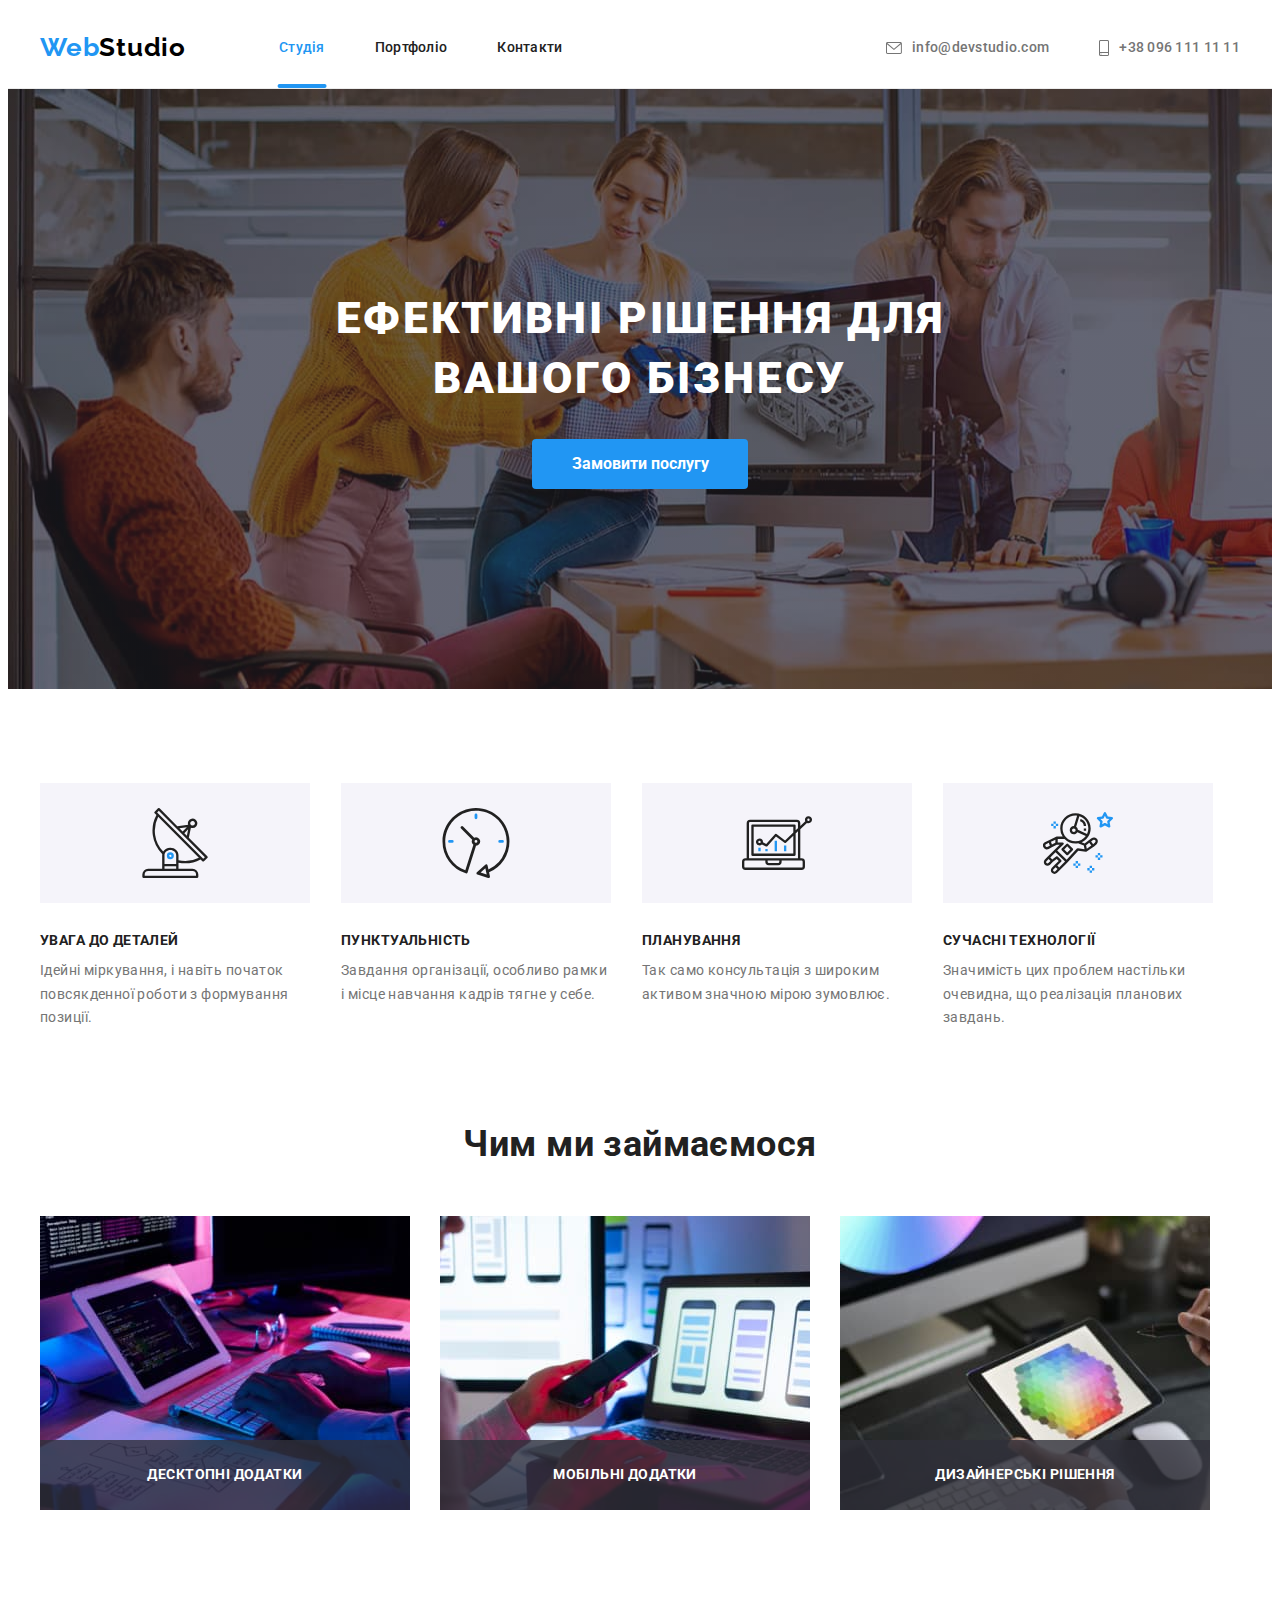
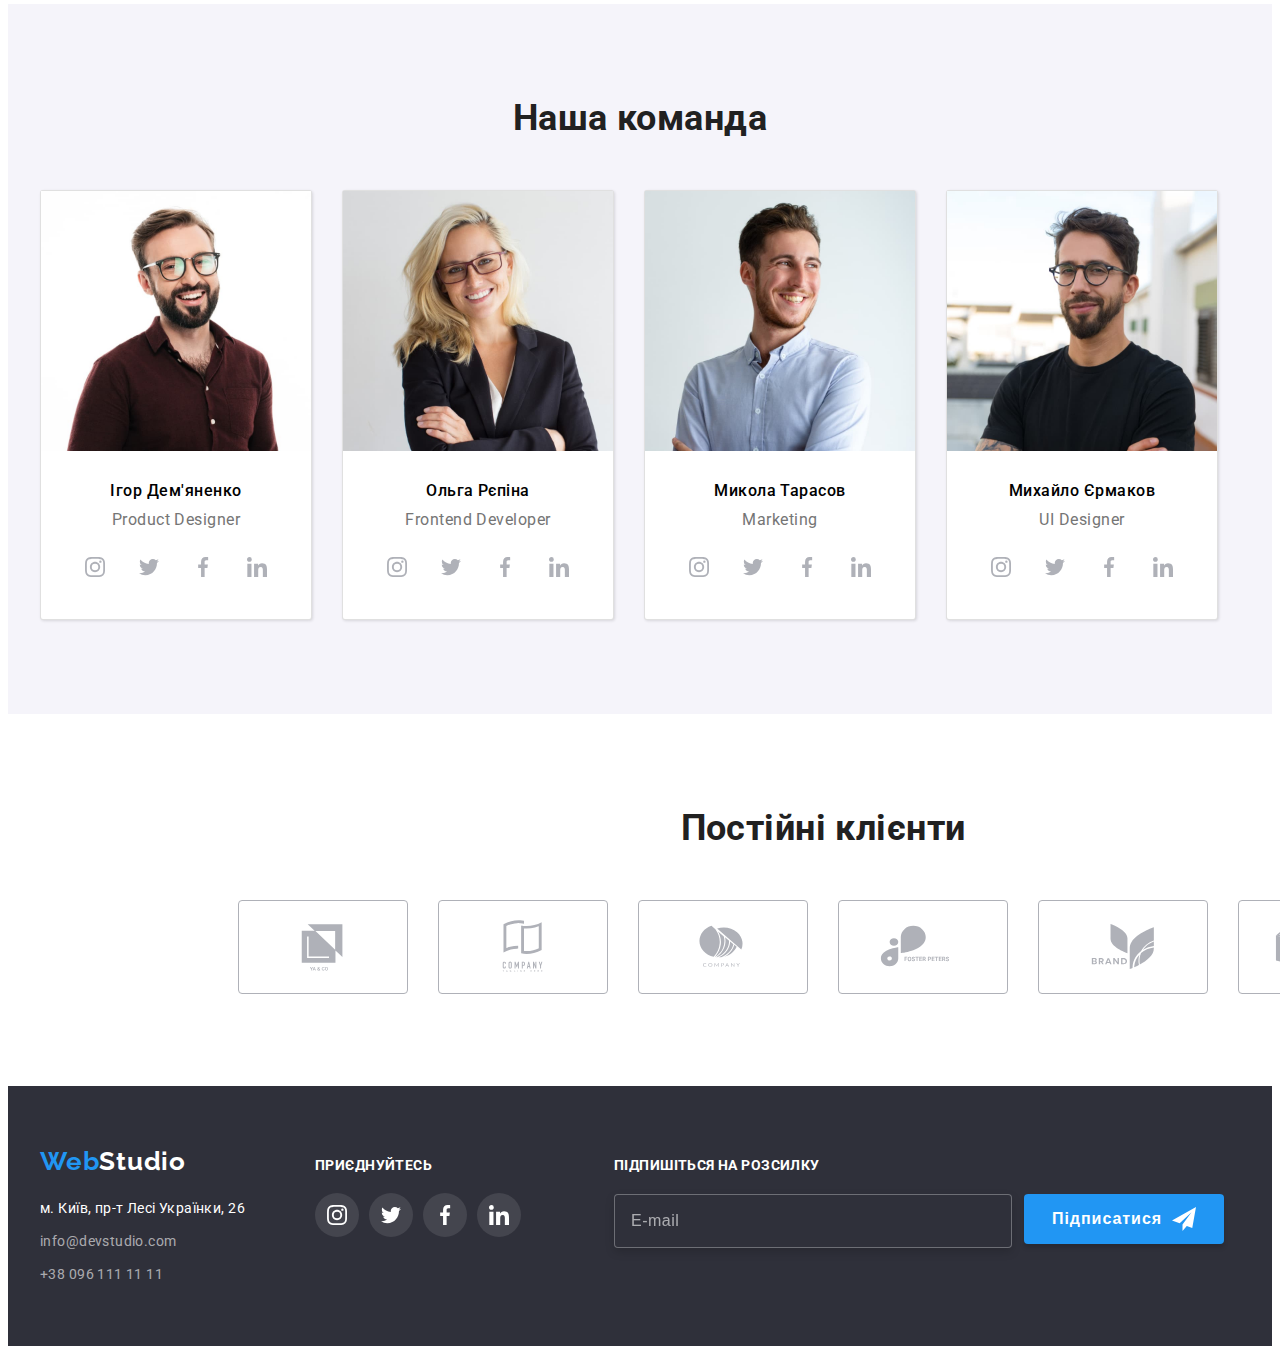
<file: index.html>
<!DOCTYPE html>
<html lang="uk">
  <head>
    <meta charset="UTF-8" />
    <meta http-equiv="X-UA-Compatible" content="IE=edge" />
    <meta name="viewport" content="width=device-width, initial-scale=1.0" />
    <link rel="preconnect" href="https://fonts.googleapis.com" />
    <link rel="preconnect" href="https://fonts.gstatic.com" crossorigin />
    <link
      href="https://fonts.googleapis.com/css2?family=Raleway:wght@700&family=Roboto:wght@400;500;700;900&display=swap"
      rel="stylesheet"
    />

    <!-- Modern-Marmalize -->
    <link
      rel="stylesheet"
      href="https://cdnjs.cloudflare.com/ajax/libs/modern-normalize/1.1.0/modern-normalize.min.css"
      integrity="sha512-wpPYUAdjBVSE4KJnH1VR1HeZfpl1ub8YT/NKx4PuQ5NmX2tKuGu6U/JRp5y+Y8XG2tV+wKQpNHVUX03MfMFn9Q=="
      crossorigin="anonymous"
      referrerpolicy="no-referrer"
    />
    <!-- Custom styles -->
    <link rel="stylesheet" href="./css/main.min.css" />

    <link rel="stylesheet" href="css/styles.css" />
    <title>Web-Studio</title>
  </head>

  <body>
    <header class="head">
      <div class="hero container">
        <a class="logo logo--header link" href=""
          >Web<span class="logo__part">Studio</span>
        </a>
        <nav>
          <ul class="menu list">
            <li class="menu__item">
              <a class="menu__link link current" href="">Студія</a>
            </li>
            <li class="menu__item">
              <a class="menu__link link" target="_blank" href="./portfolio.html"
                >Портфоліо</a
              >
            </li>
            <li class="menu__item">
              <a class="menu__link link" href="">Контакти</a>
            </li>
          </ul>
        </nav>
        <ul class="contacts list">
          <li class="contacts__item">
            <a class="contacts__link link" href="mailto:info@devstudio.com">
              <svg class="contacts__icon" width="16" height="12">
                <use href="./img/icon/icons.svg#icon-envelope"></use>
              </svg>
              info@devstudio.com
            </a>
          </li>
          <li class="contacts__item">
            <a class="contacts__link link" href="tel:+380961111111">
              <svg class="contacts__icon" width="10" height="16">
                <use href="./img/icon/icons.svg#icon-smartphone"></use>
              </svg>
              +38 096 111 11 11
            </a>
          </li>
        </ul>
      </div>
    </header>

    <main class="main">
      <section class="slogan">
        <div class="container">
          <h1 class="slogan__title">Ефективні рішення для вашого бізнесу</h1>
          <button class="button btn-service" type="button" data-modal-open>
            Замовити послугу
          </button>
        </div>
      </section>

      <section class="character">
        <div class="container">
          <h2 hidden>Характеристика нашої роботи</h2>
          <ul class="character__list list">
            <li class="character__item">
              <div class="character__wrapper">
                <svg class="character__icon" width="70" height="70">
                  <use href="./img/icon/iconscha.svg#icon-antenna"></use>
                </svg>
              </div>
              <h3 class="character__title">УВАГА ДО ДЕТАЛЕЙ</h3>
              <p class="character__text">
                Ідейні міркування, і навіть початок повсякденної роботи з
                формування позиції.
              </p>
            </li>

            <li class="character__item">
              <div class="character__wrapper">
                <svg class="character__icon" width="70" height="70">
                  <use href="./img/icon/iconscha.svg#icon-clock"></use>
                </svg>
              </div>
              <h3 class="character__title">ПУНКТУАЛЬНІСТЬ</h3>
              <p class="character__text">
                Завдання організації, особливо рамки і місце навчання кадрів
                тягне у себе.
              </p>
            </li>
            <li class="character__item">
              <div class="character__wrapper">
                <svg class="character__icon" width="70" height="70">
                  <use href="./img/icon/iconscha.svg#icon-diagram"></use>
                </svg>
              </div>
              <h3 class="character__title">ПЛАНУВАННЯ</h3>
              <p class="character__text">
                Так само консультація з широким активом значною мірою зумовлює.
              </p>
            </li>
            <li class="character__item">
              <div class="character__wrapper">
                <svg class="character__icon" width="70" height="70">
                  <use href="./img/icon/iconscha.svg#icon-astronaut"></use>
                </svg>
              </div>
              <h3 class="character__title">СУЧАСНІ ТЕХНОЛОГІЇ</h3>
              <p class="character__text">
                Значимість цих проблем настільки очевидна, що реалізація
                планових завдань.
              </p>
            </li>
          </ul>
        </div>
      </section>

      <section class="action section">
        <div class="container">
          <h2 class="section-title">Чим ми займаємося</h2>
          <ul class="action__list list">
            <li class="action__item">
              <img
                src="img/activity1.jpg"
                alt="algorithm"
                width="370"
                height="294"
              />
              <p class="action__descrption">Десктопні додатки</p>
            </li>
            <li class="action__item">
              <img
                src="img/activity2.jpg"
                alt="cooperation"
                width="370"
                height="294"
              />

              <p class="action__descrption">Мобільні додатки</p>
            </li>

            <li class="action__item">
              <img
                src="img/activity3.jpg"
                alt="design"
                width="370"
                height="294"
              />
              <p class="action__descrption">Дизайнерські рішення</p>
            </li>
          </ul>
        </div>
      </section>

      <section class="comand section">
        <div class="container">
          <h2 class="section-title">Наша команда</h2>
          <ul class="comand__list list">
            <li class="comand__item">
              <img
                class="comand__img"
                src="./img/team1.jpg"
                alt="Фото працівника1"
                width="270"
                height="260"
              />
              <div class="comand__member">
                <h3 class="comand__name">Ігор Дем'яненко</h3>
                <p class="comand__position" lang="en">Product Designer</p>

                <ul class="networks list">
                  <li class="networks__item">
                    <a
                      class="networks__link link"
                      href="https://instagram.com"
                      target="_blank"
                      rel="noopener noreferrer"
                      aria-label="Instagram icon"
                    >
                      <svg class="networks__icon" width="20" height="20">
                        <use href="./img/icon/icons.svg#icon-instagram"></use>
                      </svg>
                    </a>
                  </li>

                  <li class="networks__item">
                    <a
                      class="networks__link link"
                      href=""
                      target="_blank"
                      rel="noopener noreferrer"
                      aria-label="Twitter"
                    >
                      <svg class="networks__icon" width="20" height="20">
                        <use href="./img/icon/icons.svg#icon-twitter"></use>
                      </svg>
                    </a>
                  </li>

                  <li class="networks__item">
                    <a
                      class="networks__link link"
                      href=""
                      target="_blank"
                      rel="noopener noreferrer"
                      aria-label="Facebook"
                    >
                      <svg class="networks__icon" width="20" height="20">
                        <use href="./img/icon/icons.svg#icon-facebook"></use>
                      </svg>
                    </a>
                  </li>

                  <li class="networks__item">
                    <a
                      class="networks__link link"
                      href=""
                      target="_blank"
                      rel="noopener noreferrer"
                      aria-label="Linkedin"
                    >
                      <svg class="networks__icon" width="20" height="20">
                        <use href="./img/icon/icons.svg#icon-linkedin"></use>
                      </svg>
                    </a>
                  </li>
                </ul>
              </div>
            </li>
            <li class="comand__item">
              <img
                class="comand__img"
                src="./img/team2.jpg"
                alt="Фото працівника2"
                width="270"
                height="260"
              />
              <div class="comand__member">
                <h3 class="comand__name">Ольга Рєпіна</h3>
                <p class="comand__position" lang="en">Frontend Developer</p>
                <ul class="networks list">
                  <li class="networks__item">
                    <a
                      class="networks__link link"
                      href="https://instagram.com"
                      target="_blank"
                      rel="noopener noreferrer"
                      aria-label="Instagram icon"
                    >
                      <svg class="networks__icon" width="20" height="20">
                        <use href="./img/icon/icons.svg#icon-instagram"></use>
                      </svg>
                    </a>
                  </li>

                  <li class="networks__item">
                    <a
                      class="networks__link link"
                      href=""
                      target="_blank"
                      rel="noopener noreferrer"
                      aria-label="Twitter"
                    >
                      <svg class="networks__icon" width="20" height="20">
                        <use href="./img/icon/icons.svg#icon-twitter"></use>
                      </svg>
                    </a>
                  </li>

                  <li class="networks__item">
                    <a
                      class="networks__link link"
                      href=""
                      target="_blank"
                      rel="noopener noreferrer"
                      aria-label="Facebook"
                    >
                      <svg class="networks__icon" width="20" height="20">
                        <use href="./img/icon/icons.svg#icon-facebook"></use>
                      </svg>
                    </a>
                  </li>

                  <li class="networks__item">
                    <a
                      class="networks__link link"
                      href=""
                      target="_blank"
                      rel="noopener noreferrer"
                      aria-label="Linkedin"
                    >
                      <svg class="networks__icon" width="20" height="20">
                        <use href="./img/icon/icons.svg#icon-linkedin"></use>
                      </svg>
                    </a>
                  </li>
                </ul>
              </div>
            </li>
            <li class="comand__item">
              <img
                class="comand__img"
                src="./img/team3.jpg"
                alt="Фото працівника3"
                width="270"
                height="260"
              />
              <div class="comand__member">
                <h3 class="comand__name">Микола Тарасов</h3>
                <p class="comand__position" lang="en">Marketing</p>
                <ul class="networks list">
                  <li class="networks__item">
                    <a
                      class="networks__link link"
                      href="https://instagram.com"
                      target="_blank"
                      rel="noopener noreferrer"
                      aria-label="Instagram icon"
                    >
                      <svg class="networks__icon" width="20" height="20">
                        <use href="./img/icon/icons.svg#icon-instagram"></use>
                      </svg>
                    </a>
                  </li>

                  <li class="networks__item">
                    <a
                      class="networks__link link"
                      href=""
                      target="_blank"
                      rel="noopener noreferrer"
                      aria-label="Twitter"
                    >
                      <svg class="networks__icon" width="20" height="20">
                        <use href="./img/icon/icons.svg#icon-twitter"></use>
                      </svg>
                    </a>
                  </li>

                  <li class="networks__item">
                    <a
                      class="networks__link link"
                      href=""
                      target="_blank"
                      rel="noopener noreferrer"
                      aria-label="Facebook"
                    >
                      <svg class="networks__icon" width="20" height="20">
                        <use href="./img/icon/icons.svg#icon-facebook"></use>
                      </svg>
                    </a>
                  </li>

                  <li class="networks__item">
                    <a
                      class="networks__link link"
                      href=""
                      target="_blank"
                      rel="noopener noreferrer"
                      aria-label="Linkedin"
                    >
                      <svg class="networks__icon" width="20" height="20">
                        <use href="./img/icon/icons.svg#icon-linkedin"></use>
                      </svg>
                    </a>
                  </li>
                </ul>
              </div>
            </li>
            <li class="comand__item">
              <img
                class="comand__img"
                src="./img/team4.jpg"
                alt="Фото працівника4"
                width="270"
                height="260"
              />
              <div class="comand__member">
                <h3 class="comand__name">Михайло Єрмаков</h3>
                <p class="comand__position" lang="en">UI Designer</p>
                <ul class="networks list">
                  <li class="networks__item">
                    <a
                      class="networks__link link"
                      href="https://instagram.com"
                      target="_blank"
                      rel="noopener noreferrer"
                      aria-label="Instagram icon"
                    >
                      <svg class="networks__icon" width="20" height="20">
                        <use href="./img/icon/icons.svg#icon-instagram"></use>
                      </svg>
                    </a>
                  </li>

                  <li class="networks__item">
                    <a
                      class="networks__link link"
                      href=""
                      target="_blank"
                      rel="noopener noreferrer"
                      aria-label="Twitter"
                    >
                      <svg class="networks__icon" width="20" height="20">
                        <use href="./img/icon/icons.svg#icon-twitter"></use>
                      </svg>
                    </a>
                  </li>

                  <li class="networks__item">
                    <a
                      class="networks__link link"
                      href=""
                      target="_blank"
                      rel="noopener noreferrer"
                      aria-label="Facebook"
                    >
                      <svg class="networks__icon" width="20" height="20">
                        <use href="./img/icon/icons.svg#icon-facebook"></use>
                      </svg>
                    </a>
                  </li>

                  <li class="networks__item">
                    <a
                      class="networks__link link"
                      href=""
                      target="_blank"
                      rel="noopener noreferrer"
                      aria-label="Linkedin"
                    >
                      <svg class="networks__icon" width="20" height="20">
                        <use href="./img/icon/icons.svg#icon-linkedin"></use>
                      </svg>
                    </a>
                  </li>
                </ul>
              </div>
            </li>
          </ul>
        </div>
      </section>

      <section class="section">
        <div class="customers container">
          <h2 class="section-title">Постійні клієнти</h2>

          <ul class="customers__list list">
            <li class="customers__item">
              <a
                class="customers__link link"
                href=""
                target="_blank"
                rel="noopener noreferrer"
                aria-label="Сlient1"
              >
                <svg class="customers__icon" width="106" height="60">
                  <use href="./img/icon/icons.svg#icon-client1"></use>
                </svg>
              </a>
            </li>

            <li class="customers__item">
              <a
                class="customers__link link"
                href=""
                target="_blank"
                rel="noopener noreferrer"
                aria-label="Сlient2"
              >
                <svg class="customers__icon" width="106" height="60">
                  <use href="./img/icon/icons.svg#icon-client2"></use>
                </svg>
              </a>
            </li>
            <li class="customers__item">
              <a
                class="customers__link link"
                href=""
                target="_blank"
                rel="noopener noreferrer"
                aria-label="Сlient3"
              >
                <svg class="customers__icon" width="106" height="60">
                  <use href="./img/icon/icons.svg#icon-client3"></use>
                </svg>
              </a>
            </li>
            <li class="customers__item">
              <a
                class="customers__link link"
                href=""
                target="_blank"
                rel="noopener noreferrer"
                aria-label="Сlient4"
              >
                <svg class="customers__icon" width="106" height="60">
                  <use href="./img/icon/icons.svg#icon-client4"></use>
                </svg>
              </a>
            </li>
            <li class="customers__item">
              <a
                class="customers__link link"
                href=""
                target="_blank"
                rel="noopener noreferrer"
                aria-label="Сlient5"
              >
                <svg class="customers__icon" width="106" height="60">
                  <use href="./img/icon/icons.svg#icon-client5"></use>
                </svg>
              </a>
            </li>
            <li class="customers__item">
              <a
                class="customers__link link"
                href=""
                target="_blank"
                rel="noopener noreferrer"
                aria-label="Сlient6"
              >
                <svg class="customers__icon" width="106" height="60">
                  <use href="./img/icon/icons.svg#icon-client6"></use>
                </svg>
              </a>
            </li>
          </ul>
        </div>
      </section>
    </main>

    <footer class="footer-section">
      <div class="container footer">
        <div class="contain-contacts">
          <a class="logo logo--footer link" href=""
            >Web<span class="logo__part logo__part--white">Studio</span>
          </a>
          <address class="address">
            <ul class="list list-footer">
              <li class="footer-item">
                <a
                  class="maps link"
                  target="_blank"
                  rel="noopener noreferrer"
                  href="https://goo.gl/maps/65PzK32d4VQXNa8F9"
                >
                  м. Київ, пр-т Лесі Українки, 26
                </a>
              </li>
              <li class="footer-item">
                <a
                  class="contact-footer link marg"
                  href="mailto:info@devstudio.com"
                  >info@devstudio.com</a
                >
              </li>
              <li class="footer-item">
                <a class="contact-footer link" href="tel:+380961111111"
                  >+38 096 111 11 11</a
                >
              </li>
            </ul>
          </address>
        </div>

        <div class="networks-footer section">
          <strong class="networks-title">ПРИЄДНУЙТЕСЬ</strong>
          <ul class="networks list">
            <li class="networks__item">
              <a
                class="networks__link footer link networks__link--bg-dark"
                href="https://instagram.com"
                target="_blank"
                rel="noopener noreferrer"
                aria-label="Instagram icon"
              >
                <svg
                  class="networks__icon networks__icon--white"
                  width="20"
                  height="20"
                >
                  <use href="./img/icon/icons.svg#icon-instagram"></use>
                </svg>
              </a>
            </li>

            <li class="networks__item">
              <a
                class="networks__link footer link networks__link--bg-dark link"
                href=""
                target="_blank"
                rel="noopener noreferrer"
                aria-label="Twitter"
              >
                <svg
                  class="networks__icon networks__icon--white"
                  width="20"
                  height="20"
                >
                  <use href="./img/icon/icons.svg#icon-twitter"></use>
                </svg>
              </a>
            </li>

            <li class="networks__item">
              <a
                class="networks__link link networks__link--bg-dark footer link"
                href=""
                target="_blank"
                rel="noopener noreferrer"
                aria-label="Facebook"
              >
                <svg
                  class="networks__icon networks__icon--white"
                  width="20"
                  height="20"
                >
                  <use href="./img/icon/icons.svg#icon-facebook"></use>
                </svg>
              </a>
            </li>

            <li class="networks__item">
              <a
                class="networks__link link networks__link--bg-dark footer link"
                href=""
                target="_blank"
                rel="noopener noreferrer"
                aria-label="Linkedin"
              >
                <svg
                  class="networks__icon networks__icon--white"
                  width="20"
                  height="20"
                >
                  <use href="./img/icon/icons.svg#icon-linkedin"></use>
                </svg>
              </a>
            </li>
          </ul>
        </div>
        <form class="foot-form">
          <p class="text-label">Підпишіться на розсилку</p>
          <div class="foot-group">
            <label class="footer-label">
              <input
                class="input-email"
                type="email"
                name="email"
                placeholder="E-mail"
              />
            </label>

            <button class="btn-footer">
              Підписатися
              <svg class="btn-icon" width="24" height="24">
                <use href="./img/icon/icons.svg#icon-send"></use>
              </svg>
            </button>
          </div>
        </form>
      </div>
    </footer>

    <!-- Modal window -->
    <div class="backdrop is-hidden" data-modal>
      <div class="modal">
        <button class="modal-btn" data-modal-close>
          <svg class="modal-icon" width="18" height="18">
            <use href="./img/icon/icons.svg#icon-x"></use>
          </svg>
        </button>

        <form class="modal-form" name="modal_form">
          <strong class="modal-label"
            >Залиште свої дані, ми вам передзвонимо</strong
          >

          <div class="modal-form-grop" role="group">
            <label class="modal-form-label" for="user-name">Ім'я </label>
            <div class="modal-form-wrapper">
              <input
                class="modal-form-field"
                type="text"
                id="user-name"
                name="user-name"
              />
              <svg class="modal-form-icon" width="18" height="18">
                <use href="./img/icon/icons.svg#person-black"></use>
              </svg>
            </div>

            <label class="modal-form-label" for="user-phone">Телефон </label>
            <div class="modal-form-wrapper">
              <input
                class="modal-form-field"
                type="tel"
                id="user-phone"
                name="user-phone"
              />
              <svg class="modal-form-icon" width="18" height="18">
                <use href="./img/icon/icons.svg#phone-black"></use>
              </svg>
            </div>

            <label class="modal-form-label" for="user-mail">Пошта </label>
            <div class="modal-form-wrapper">
              <input
                class="modal-form-field"
                type="email"
                id="user-mail"
                name="user-mail"
              />
              <svg class="modal-form-icon" width="18" height="18">
                <use href="./img/icon/icons.svg#email-black"></use>
              </svg>
            </div>

            <label class="modal-form-label" for="user-massage">Коментар </label>
            <textarea
              class="modal-form-massage"
              name="user-massage"
              id="user-massage"
              rows="6"
              placeholder="Введіть текст"
            ></textarea>
          </div>

          <div class="modal-form-agreement" role="group">
            <input
              class="modal-form-checkbox"
              type="checkbox"
              id="user_agreement"
            />
            <label class="modal-form-agreement-desc" for="user_agreement"
              >Погоджуюся з розсилкою та приймаю
              <a class="modal-form-agreement-link" href="">Умови договору</a>
            </label>
          </div>

          <button class="modal-form-btn">Відправити</button>
        </form>
      </div>
    </div>

    <script src="./js/modal.js"></script>
  </body>
</html>
</file>
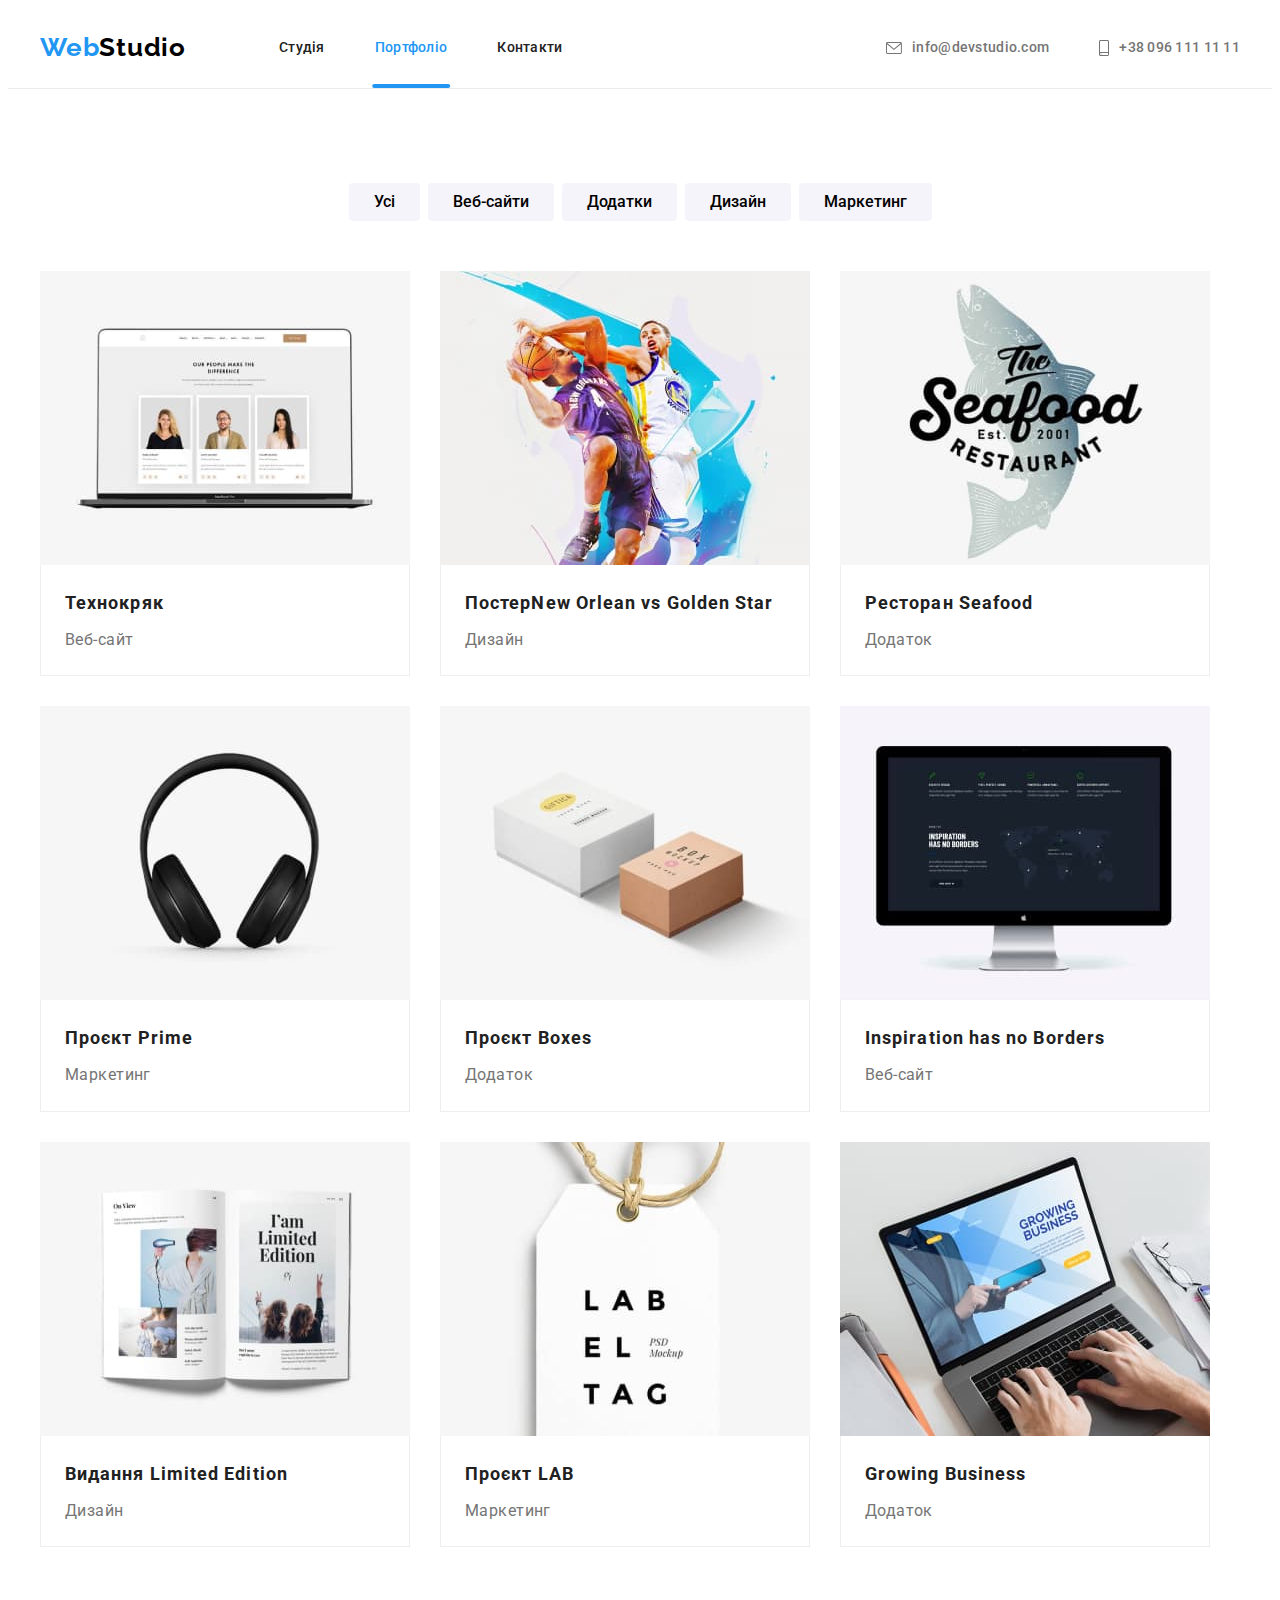
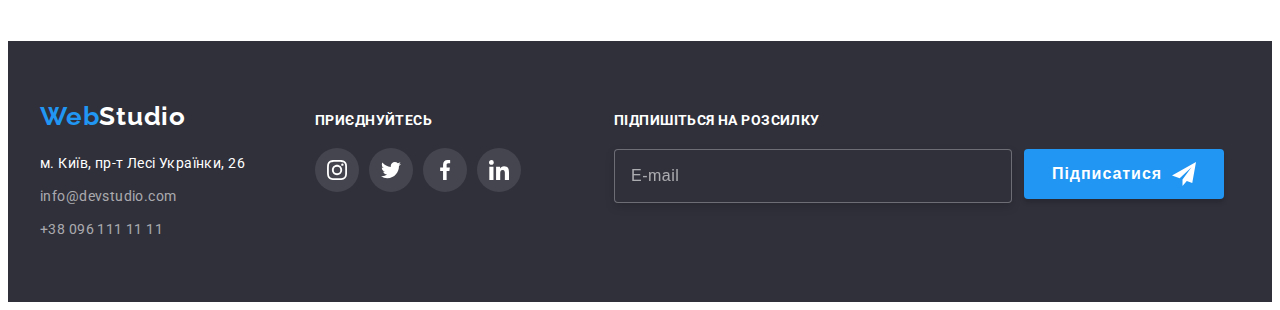
<file: portfolio.html>
<!DOCTYPE html>
<html lang="uk">
	<head>
		<meta charset="UTF-8" >
		<meta http-equiv="X-UA-Compatible" content="IE=edge" >
		<meta name="viewport" content="width=device-width, initial-scale=1.0" >
		<link rel="preconnect" href="https://fonts.googleapis.com" >
		<link rel="preconnect" href="https://fonts.googleapis.com" >
		<link rel="preconnect" href="https://fonts.gstatic.com" crossorigin >
		<link
			href="https://fonts.googleapis.com/css2?family=Raleway:wght@700&family=Roboto:wght@400;500;700;900&display=swap"
			rel="stylesheet"
		>
		<!-- Modern-Marmalize -->
		<link
			rel="stylesheet"
			href="https://cdnjs.cloudflare.com/ajax/libs/modern-normalize/1.1.0/modern-normalize.min.css"
			integrity="sha512-wpPYUAdjBVSE4KJnH1VR1HeZfpl1ub8YT/NKx4PuQ5NmX2tKuGu6U/JRp5y+Y8XG2tV+wKQpNHVUX03MfMFn9Q=="
			crossorigin="anonymous"
			referrerpolicy="no-referrer"
		>
		<link rel="stylesheet" href="./css/main.min.css">

		<link rel="stylesheet" href="./css/styles.css" >

		<title>Портфоліо</title>
	</head>
	<body>
		<header class="head">
			<div class="hero container">
				<a class="logo logo--header link" href="">Web<span class="logo__part">Studio</span>
				</a>
			  <nav>
				<ul class="menu list">
				  <li class="menu__item">
					<a class="menu__link link" target="_blank" href="./index.html">Студія</a>
				  </li>
				  <li class="menu__item">
					<a
					  class="menu__link link current"
					  target="_blank"
					  href="./portfolio.html"
					  >Портфоліо</a
					>
				  </li>
				  <li class="menu__item">
					<a class="menu__link link" href="">Контакти</a>
				  </li>
				</ul>
			  </nav>
			  <ul class="contacts list">
				<li class="contacts__item">
				  <a class="contacts__link link" href="mailto:info@devstudio.com">
					<svg class="contacts__icon" width="16" height="12">
					  <use href="./img/icon/icons.svg#icon-envelope"></use>
					</svg>
					info@devstudio.com
				  </a>
				</li>
				<li class="contacts__item">
				  <a class="contacts__link link" href="tel:+380961111111">
					<svg class="contacts__icon" width="10" height="16">
					  <use href="./img/icon/icons.svg#icon-smartphone"></use>
					</svg>
					+38 096 111 11 11
				  </a>
				</li>
			  </ul>
			</div>
		  </header>

		<main>
			<section class="portfolio section">
				<div class="products container">
					<h1 hidden>Наші продукти</h1>
					<ul class="products__btns list">
						<li><button class="products__btn-item button" type="button">Усі</button></li>
						<li><button class="products__btn-item button" type="button">Веб-сайти</button></li>
						<li><button class="products__btn-item button" type="button">Додатки</button></li>
						<li><button class="products__btn-item button" type="button">Дизайн</button></li>
						<li><button class="products__btn-item button" type="button">Маркетинг</button></li>
					</ul>

					<ul class="products__list list">

						<li class="products__item">
							<div class="team-thumb">
							<div class="overlay">
								<p class="overlay-text">Ресурс пропонує комплексні пропозиції з різним рівнем функціоналу та сервісів. Все це дозволить відвідувачу отримати вичерпні відомості про компанію чи приватну особу.</p>
							</div>
							
							<a class="products__link link" href="">
								<img class="products__img" src="./img/portfolio1.jpg" alt="Три різні людини" height="294" >
								</div>
								<div class="products__border">
									<h2 class="products__name">Технокряк</h2>
									<p class="products__description">Веб-сайт</p>
								</div>
							</a>
						</li>
						<li class="products__item">
							<div class="team-thumb">
								<div class="overlay">
									<p class="overlay-text">Ресурс пропонує комплексні пропозиції з різним рівнем функціоналу та сервісів. Все це дозволить відвідувачу отримати вичерпні відомості про компанію чи приватну особу.</p>
								</div>

							<a class="products__link link" href="">
								<img class="products__img" src="./img/portfolio2.jpg" alt="Баскетбол" height="294" >
							</div>
								<div class="products__border">
									<h2 class="products__name">Постер<span lang="en">New Orlean vs Golden Star</span>
									</h2>
									<p class="products__description">Дизайн</p>
								</div>
							</a>
						</li>


						<li class="products__item">
							<div class="team-thumb">
								<div class="overlay">
									<p class="overlay-text">Ресурс пропонує комплексні пропозиції з різним рівнем функціоналу та сервісів. Все це дозволить відвідувачу отримати вичерпні відомості про компанію чи приватну особу.</p>
								</div>
							<a class="products__link link" href="">
								<img class="products__img" src="./img/portfolio3.jpg" alt="Логотип ресторану" height="294" >
							</div>
								<div class="products__border">
									<h2 class="products__name">
										Ресторан
										<span lang="en">Seafood</span>
									</h2>
									<p class="products__description">Додаток</p>
								</div>
							</a>
						</li>
						<li class="products__item">
							<div class="team-thumb">
								<div class="overlay">
									<p class="overlay-text">Ресурс пропонує комплексні пропозиції з різним рівнем функціоналу та сервісів. Все це дозволить відвідувачу отримати вичерпні відомості про компанію чи приватну особу.</p>
								</div>
							<a class="products__link link" href="">
								<img class="products__img" src="./img/portfolio4.jpg" alt="Великі навушники" height="294" >
							</div>
								<div class="products__border">
									<h2 class="products__name">
										Проєкт
										<span lang="en">Prime</span>
									</h2>
									<p class="products__description">Маркетинг</p>
								</div>
							</a>
						</li>
						<li class="products__item">
							<div class="team-thumb">
								<div class="overlay">
									<p class="overlay-text">Ресурс пропонує комплексні пропозиції з різним рівнем функціоналу та сервісів. Все це дозволить відвідувачу отримати вичерпні відомості про компанію чи приватну особу.</p>
								</div>
							<a class="products__link link" href="">
								<img class="products__img" src="./img/portfolio5.jpg" alt="Коробки" height="294" >
							</div>
								<div class="products__border">
									<h2 class="products__name">
										Проєкт
										<span lang="en">Boxes</span>
									</h2>
									<p class="products__description">Додаток</p>
								</div>
							</a>
						</li>
						<li class="products__item">
							<div class="team-thumb">
								<div class="overlay">
									<p class="overlay-text">Ресурс пропонує комплексні пропозиції з різним рівнем функціоналу та сервісів. Все це дозволить відвідувачу отримати вичерпні відомості про компанію чи приватну особу.</p>
								</div>
							<a class="products__link link" href="">
								<img class="products__img" src="./img/portfolio6.jpg" alt="Комп'ютер" height="294" >
							</div>
								<div class="products__border">
									<h2 class="products__name" lang="en">Inspiration has no Borders</h2>
									<p class="products__description">Веб-сайт</p>
								</div>
							</a>
						</li>
						<li class="products__item">
							<div class="team-thumb">
								<div class="overlay">
									<p class="overlay-text">Ресурс пропонує комплексні пропозиції з різним рівнем функціоналу та сервісів. Все це дозволить відвідувачу отримати вичерпні відомості про компанію чи приватну особу.</p>
								</div>
							<a class="products__link link" href="">
								<img class="products__img" src="./img/portfolio7.jpg" alt="Журнал" height="294" >
							</div>
								<div class="products__border">
									<h2 class="products__name">
										Видання
										<span lang="en">Limited Edition</span>
									</h2>
									<p class="products__description">Дизайн</p>
								</div>
							</a>
						</li>
						<li class="products__item">
							<div class="team-thumb">
								<div class="overlay">
									<p class="overlay-text">Ресурс пропонує комплексні пропозиції з різним рівнем функціоналу та сервісів. Все це дозволить відвідувачу отримати вичерпні відомості про компанію чи приватну особу.</p>
								</div>
							<a class="products__link link" href="">
								<img class="products__img" src="./img/portfolio8.jpg" alt="Етикетка" height="294" >
							</div>
								<div class="products__border">
									<h2 class="products__name">
										Проєкт
										<span lang="en">LAB</span>
									</h2>
									<p class="products__description">Маркетинг</p>
								</div>
							</a>
						</li>
						<li class="products__item">
							<div class="team-thumb">
								<div class="overlay">
									<p class="overlay-text">Ресурс пропонує комплексні пропозиції з різним рівнем функціоналу та сервісів. Все це дозволить відвідувачу отримати вичерпні відомості про компанію чи приватну особу.</p>
								</div>
							<a class="products__link link" href="">
								<img class="products__img" src="./img/portfolio9.jpg" alt="Ноутбук" height="294" >
							</div>
								<div class="products__border">
									<h2 class="products__name" lang="en">Growing Business</h2>
									<p class="products__description">Додаток</p>
								
							
						</div>
					</a>
						</li>
					</ul>
				</div>
			</section>
		</main>
		<footer class="footer-section">
			<div class="container footer">
			  <div class="contain-contacts">
				<a class="logo logo--footer link" href="">Web<span class="logo__part logo__part--white">Studio</span>
				</a>
				<address class="address">
				  <ul class="list list-footer">
					<li class="footer-item">
					  <a
						class="maps link"
						target="_blank"
						rel="noopener noreferrer"
						href="https://goo.gl/maps/65PzK32d4VQXNa8F9"
					  >
						м. Київ, пр-т Лесі Українки, 26
					  </a>
					</li>
					<li class="footer-item">
					  <a
						class="contact-footer link marg"
						href="mailto:info@devstudio.com"
						>info@devstudio.com</a
					  >
					</li>
					<li class="footer-item">
					  <a class="contact-footer link" href="tel:+380961111111"
						>+38 096 111 11 11</a
					  >
					</li>
				  </ul>
				</address>
			  </div>
	  
			  <div class="networks-footer section">
				<strong class="networks-title">ПРИЄДНУЙТЕСЬ</strong>
				<ul class="networks list">
				  <li class="networks__item">
					<a
					  class="networks__link footer link networks__link--bg-dark"
					  href="https://instagram.com"
					  target="_blank"
					  rel="noopener noreferrer"
					  aria-label="Instagram icon"
					>
					  <svg class="networks__icon networks__icon--white" width="20" height="20">
						<use href="./img/icon/icons.svg#icon-instagram"></use>
					  </svg>
					</a>
				  </li>
	  
				  <li class="networks__item">
					<a
					  class="networks__link footer link networks__link--bg-dark link"
					  href=""
					  target="_blank"
					  rel="noopener noreferrer"
					  aria-label="Twitter"
					>
					  <svg class="networks__icon networks__icon--white" width="20" height="20">
						<use href="./img/icon/icons.svg#icon-twitter"></use>
					  </svg>
					</a>
				  </li>
	  
				  <li class="networks__item">
					<a
					  class="networks__link link networks__link--bg-dark footer link"
					  href=""
					  target="_blank"
					  rel="noopener noreferrer"
					  aria-label="Facebook"
					>
					  <svg class="networks__icon networks__icon--white" width="20" height="20">
						<use href="./img/icon/icons.svg#icon-facebook"></use>
					  </svg>
					</a>
				  </li>
	  
				  <li class="networks__item">
					<a
					  class="networks__link link networks__link--bg-dark footer link"
					  href=""
					  target="_blank"
					  rel="noopener noreferrer"
					  aria-label="Linkedin"
					>
					  <svg class="networks__icon networks__icon--white" width="20" height="20">
						<use href="./img/icon/icons.svg#icon-linkedin"></use>
					  </svg>
					</a>
				  </li>
				</ul>
			  </div>
			  <form class="foot-form">
				<p class="text-label">Підпишіться на розсилку</p>
				<div class="foot-group">
				  <label class="footer-label">
					<input
					  class="input-email"
					  type="email"
					  name="email"
					  placeholder="E-mail"
					/>
				  </label>
	  
				  <button class="btn-footer">
					Підписатися
					<svg class="btn-icon" width="24" height="24">
					  <use href="./img/icon/icons.svg#icon-send"></use>
					</svg>
				  </button>
				</div>
			  </form>
			</div>
		  </footer>
	  
	</body>
</html>
</file>
<file: css/styles.css>
/* :root {
  --primary-text-color: #757575;
  --title-text-color: #212121;
  --link-color: #2196f3;
  --primary-bg-color: #ffffff;
  --secondary-bg-color: #2f303a;
  --third-bg-color: #f5f4fa;
  --logo-color: #000000;
} */

/* body {
  background: var(-primary-bg-color);
  color: var(--primary-text-color);
  font-family: "Roboto", sans-serif;
  font-size: 14px;
  letter-spacing: 0.03em;
} */

/* -----RESET----- */

/* .list {
  list-style: none;
  margin: 0;
  padding: 0;
}

h1,
h2,
h3,
h4,
h5,
h6,
p {
  margin: 0;
}

.link {
  text-decoration: none;
}

.link:hover,
.link:focus {
  color: var(--link-color);

img {
  display: block;
  max-width: 100%;
  height: auto;
} */

/* .container {
  width: 1200px;
  padding-left: 15px;
  padding-right: 15px;
  margin: 0;
  margin-left: auto;
  margin-right: auto;
  /* outline: 3px solid rgb(46, 2, 2);}*/

  /* .container {outline: 2px solid rgb(46, 2, 2);}
  .section-title {outline: 1px solid rgb(244, 236, 9);}
  */

/* .list {
  display: flex;
} */

/* .button {
  font-family: "Roboto";
  font-size: 16px;
  border: 0px;
  border-radius: 4px;
  cursor: pointer; 
} */

/*  ----....-----СТУДІЯ-----....-----*/

/* .hero {
  display: flex;
  align-items: center;
} */

/* Логотип */

/* .logo {
  display: block;
  font-family: "Raleway";
  font-weight: 700;
  font-size: 26px;
  line-height: 1.19;
  letter-spacing: 0.03em;

  color: #2196f3;
}

.logo--header {
  margin-right: 93px;
  padding-top: 24px;
  padding-bottom: 25px;
}

.logo__part {
  color: #000000;

  transition-duration: 250ms;
  transition-timing-function: cubic-bezier(0.4, 0, 0.2, 1);
}

.logo:hover .logo__part,
.logo:focus .logo__part {
  color: #2196f3;
}

.logo--footer {
  padding-top: 24px;
  padding-bottom: 25px;
}

.logo__part--white {
  color: #ffffff;
} */

/* Меню */
/* .menu {
  align-items: center;
  gap: 50px;
}

.menu__item {
  position: relative;
  /* outline: 1px solid red; 
}
.menu__link {
  font-weight: 500;
  line-height: 1.14;
  letter-spacing: 0.02em;
  color: var(--title-text-color);

  transition-duration: 250ms;
  transition-timing-function: cubic-bezier(0.4, 0, 0.2, 1);
}

.current {
  color: var(--link-color);
}

.current::after {
  content: "";
  display: block;
  display: flex;
  justify-content: center;
  align-items: center;
  width: 107%;
  left: 50%;
  transform: translateX(-50%);
  height: 4px;
  bottom: 0;

  background: var(--link-color);
  border-radius: 2px;

  position: absolute;
} */

/* Контакти */

/* .contacts {
  margin-left: auto;
}

.contacts__item:first-child {
  margin-right: 50px;
}

.contacts__link {
  display: flex;
  align-items: center;
  gap: 10px;
  font-weight: 500;
  line-height: 1.14;
  letter-spacing: 0.02em;
  color: var(--primary-text-color);
}
.contacts {
  transition-duration: 250ms;
  transition-timing-function: cubic-bezier(0.4, 0, 0.2, 1);
}

.contacts:hover,
.contacts:focus {
  color: var(--link-color);
}

.contacts__icon {
  fill: currentColor;
}

.contacts__link,
.menu__link {
  display: block;
  padding-top: 32px;
  padding-bottom: 32px;
} */
/* -------------ТІЛО------------ */

/* .slogan {
  margin: 0 auto;
  max-width: 1600px;
  background-repeat: no-repeat;
  background-color: var(--secondary-bg-color);
  background-image: linear-gradient(
      rgba(47, 48, 58, 0.4),
      rgba(47, 48, 58, 0.4)
    ),
    url(../img/fon-img.jpg);

  padding-top: 200px;
  padding-bottom: 200px;
}

.slogan__title {
  width: 696px;
  font-weight: 900;
  font-size: 44px;
  line-height: 1.36;
  text-align: center;
  letter-spacing: 0.06em;
  text-transform: uppercase;
  margin: auto;
  margin-bottom: 30px;
  color: var(--primary-bg-color);
}

.btn-service {
  min-width: 216px;
  min-height: 50px;
  padding: 10px 32px;
  font-weight: 700;
  line-height: 1.87;
  display: block;
  margin: auto;

  color: var(--primary-bg-color);
  background: var(--link-color);

  transition-duration: 250ms;
  transition-timing-function: cubic-bezier(0.4, 0, 0.2, 1);
}

.btn-service:focus,
.btn-service:hover,
.btn-service:active {
  box-shadow: 0px 4px 4px rgba(0, 0, 0, 0.15);
} */

/* Характеристика нашої роботи */

/* .character {
  padding-top: 94px;
  padding-bottom: 94px;
}

.character__list {
  display: flex;
  gap: 30px;
}

.character__wrapper {
  display: flex;
  justify-content: center;
  align-items: center;
  width: 270px;
  height: 120px;
  background-color: #f5f4fa;
  margin-bottom: 30px;
}

.character__icon {
  display: flex;
  justify-content: center;
  align-items: center;
}

.character__text {
  width: 271px;
}

.section-title {
  font-size: 36px;
  line-height: 1.16;
  text-align: center;
  margin-bottom: 50px;

  color: var(--title-text-color);

  margin-bottom: 50px;
  text-align: center;
}

.character__title {
  font-weight: 700;
  font-size: 14px;
  line-height: 1.14;
  text-transform: uppercase;
  text-align: center;

  color: #212121;

  margin-bottom: 10px;
}

.character__text {
  line-height: 1.71;
} */


/* Чим ми займаємося */

/* .action {
  padding-bottom: 94px;
}

.section-title {
  font-size: 36px;
  line-height: 1.16;
  text-align: center;
  margin-bottom: 50px;
}

.action__list,
.comand__list {
  gap: 30px;
}

.action__item {
  position: relative;
}

.action__descrption {
  display: flex;
  justify-content: center;
  align-items: center;
  height: 70px;
  font-weight: 700;
  font-size: 14px;
  line-height: 1.14;
  letter-spacing: 0.03em;
  text-transform: uppercase;
  width: 100%;

  color: var(--primary-bg-color);
  background-color: rgba(47, 48, 58, 0.8);

  position: absolute;
  bottom: 0;
} */


/* Наша команда */

/* .comand {
  background-color: var(--third-bg-color);
  padding-top: 94px;
  padding-bottom: 94px;
}

.comand__item {
  background-color: var(--primary-bg-color);
  border: 1px solid rgba(0, 0, 0, 0.12);
  border-radius: 3px;
  box-shadow: 1px 1px 3px rgba(0, 0, 0, 0.12);
}

.comand__member {
  padding-top: 30px;
  padding-bottom: 30px;
}

.comand__name {
  color: #000000;
  font-weight: 500;
  font-size: 16px;
  line-height: 1.19;
  text-align: center;
  letter-spacing: 0.03em;

  margin-bottom: 10px;
}

.comand__position {
  font-weight: 500;
  font-size: 16px;
  line-height: 1.19;
  text-align: center;
  letter-spacing: 0.03em;

  margin-bottom: 16px;
}

.networks {
  display: flex;
  justify-content: center;
  align-items: center;
  gap: 10px;
}

.networks__item {
  width: 44px;
  height: 44px;
}

.networks__link {
  display: flex;
  justify-content: center;
  align-items: center;
  width: 100%;
  height: 100%;
  border-radius: 50%;
  background-color: #ffffff;
  color: #afb1b8;

  transition-duration: 250ms;
  transition-timing-function: cubic-bezier(0.4, 0, 0.2, 1);
}

.networks__link:hover,
.networks__link:focus {
  background-color: var(--link-color);
  color: #ffffff;
}

.networks__icon {
  fill: currentColor;
} */

/* Постійні клієнти */

/* .customers {
  padding: 94px 215px;
}

.customers__list {
  display: flex;
  align-items: center;
  justify-content: center;
  gap: 30px;
  color: #afb1b8;
}

.customers__item {
  display: block;
  display: flex;
  width: 170px;
  height: 92px;
}

.customers__link.link {
  display: flex;
  justify-content: center;
  align-items: center;
  width: 100%;
  height: 100%;
  width: 170px;
  height: 92px;
  align-items: center;
  justify-content: center;

  border: 1px solid currentColor;
  border-radius: 4px;

  color: #afb1b8;
}

.customers__icon {
  display: flex;
  align-items: center;
  justify-content: center;
  fill: currentColor;

  transition-duration: 250ms;
  transition-timing-function: cubic-bezier(0.4, 0, 0.2, 1);
}

.customers__link:hover,
.customers__link:focus {
  color: var(--link-color);
} */

/* ----------ПІДВАЛ-----------*/

/* .contain-contacts {
  margin-right: 70px;
}

.list-footer {
  display: inline;
}

.studio {
  color: var(--primary-bg-color);
}

.work {
  font-size: 16px;
  line-height: 1.19;
  text-align: center;
  letter-spacing: 0.03em;
}

.footer-section {
  padding-top: 60px;
  padding-bottom: 60px;
  background: var(--secondary-bg-color);
}

.maps.link,
.contact-footer {
  display: block;
  line-height: 1.71;
  font-weight: normal;
  font-style: normal;
}

.maps.link {
  color: var(--primary-bg-color);
  transition-duration: 250ms;
  transition-timing-function: cubic-bezier(0.4, 0, 0.2, 1);
}

.contact-footer.link {
  color: rgba(255, 255, 255, 0.6);

  transition-duration: 250ms;
  transition-timing-function: cubic-bezier(0.4, 0, 0.2, 1);
}

.contact-footer.link:hover,
.contact-footer.link:focus,
.maps.link:hover,
.maps.link:focus {
  color: var(--link-color);
}

.footer-item:not(:last-child) {
  margin-bottom: 9px;
}

.container.footer {
  display: flex;
  align-items: baseline;
}

.section-title.footer {
  font-style: bold;
  font-size: 14px;
  margin-bottom: 20px;
  color: #ffffff;
}

.contain-socials {
  display: flex;
  flex-direction: column;
}

.socials-link.footer {
  background-color: rgba(255, 255, 255, 0.1);
  color: #ffffff;
}

.socials-link {
  transition-duration: 250ms;
  transition-timing-function: cubic-bezier(0.4, 0, 0.2, 1);
}

.socials-link:hover,
.socials-link:focus {
  background-color: var(--link-color);
  color: #ffffff;
}

.socials-icon {
  fill: currentColor;
}

/* Підпишись  */

/* .contain-socials {
  margin-right: auto;
}

.text-label {
  font-weight: 700;
  font-size: 14px;
  line-height: 1.14;
  letter-spacing: 0.03em;
  text-transform: uppercase;

  color: #ffffff;

  margin-bottom: 20px;
}

.foot-group {
  display: flex;
  gap: 12px;
}

.input-email {
  color: #ffffff;
  font-size: 18px;
  line-height: 1.25;
  letter-spacing: 0.03em;
  height: 50px;
  width: 378px;
  background-color: var(--secondary-bg-color);

  /* outline: 1px solid transparent; 

  border: 1px solid rgba(255, 255, 255, 0.3);
  filter: drop-shadow(0px 4px 4px rgba(0, 0, 0, 0.15));
  border-radius: 4px;

  padding-left: 16px;
}

.input-email::placeholder {
  font-size: 16px;
  line-height: 1.25;
  letter-spacing: 0.03em;

  color: rgba(255, 255, 255, 0.6);
}

.btn-footer {
  display: flex;
  justify-content: center;
  font-weight: 700;
  font-size: 16px;
  line-height: 1.88;
  align-items: center;
  text-align: center;
  letter-spacing: 0.06em;

  height: 50px;
  width: 200px;
  gap: 10px;

  border: none;
  box-shadow: 0px 4px 4px rgba(0, 0, 0, 0.15);
  border-radius: 4px;

  color: var(--primary-bg-color);
  background-color: var(--link-color);
}

.btn-icon {
  fill: #ffffff;
}  */

/* ------------Modal window ------------- */

/* .backdrop {
  position: fixed;
  top: 0;
  left: 0;

  width: 100%;
  height: 100%;
  background-color: rgba(0, 0, 0, 0.2);

  transition: opacity 250ms linear, visibility 250ms linear;
  transition-timing-function: cubic-bezier(0.4, 0, 0.2, 1);
}

.backdrop.is-hidden {
  opacity: 0;
  visibility: hidden;
  pointer-events: none;
}

.backdrop.is-hidden .modal {
  opacity: 0;

  transform: translateX(-70%) translateY(-50%);
}

.modal {
  position: absolute;
  top: 50%;
  left: 50%;

  transform: translateX(-50%) translateY(-50%);

  width: 528px;
  height: 581px;

  background: #ffffff;
  box-shadow: 0px 1px 3px rgba(0, 0, 0, 0.12), 0px 1px 1px rgba(0, 0, 0, 0.14),
    0px 2px 1px rgba(0, 0, 0, 0.2);
  border-radius: 4px;

  transition: transform 250ms, opacity 250ms;
  transition-timing-function: cubic-bezier(0.4, 0, 0.2, 1);
}

.modal-btn {
  display: inline-flex;
  align-items: center;
  position: absolute;
  justify-content: center;
  padding: 0;
  width: 30px;
  height: 30px;
  border-radius: 50%;
  background: #ffffff;
  border: 1px solid rgba(0, 0, 0, 0.1);
  margin-top: 8px;
  margin-right: 8px;
  right: 0;
  cursor: pointer;
}

.modal-icon {
  fill: #000000;
  transition: fill 250ms;
  transition-timing-function: cubic-bezier(0.4, 0, 0.2, 1);
}

.modal-btn:hover > .modal-icon,
.modal-btn:focus > .modal-icon {
  fill: var(--link-color);
}

/* Заповнення форми */
/*
.modal-form {
  padding: 40px;
}

.modal-label {
  display: block;
  font-weight: 700;
  font-size: 20px;
  line-height: 1.15;
  text-align: center;
  letter-spacing: 0.03em;

  color: #212121;

  margin-bottom: 12px;
}

.modal-form-grop {
  display: flex;
  flex-flow: column;
}

.modal-form-label {
  display: block;
  display: flex;

  font-size: 12px;
  line-height: 1.17;
  letter-spacing: 0.03em;

  margin-bottom: 4px;
}

.modal-form-massage,
.modal-form-field {
  border: 1px solid rgba(33, 33, 33, 0.2);
  border-radius: 4px;
}

.modal-form-field {
  height: 40px;
  width: 100%;

  padding-left: 42px;
  padding-right: 42px;

  outline: 1px solid transparent;

  transition: outline 250ms;

  outline-offset: -1px;
}

.modal-form-field,
.modal-form-massage {
  font-size: 16px;
  line-height: 1.17;
  letter-spacing: 0.04em;
}

.modal-form-wrapper {
  margin-bottom: 10px;

  position: relative;
}

.modal-form-field:focus {
  outline-color: var(--link-color);
  cursor: pointer;
}

.modal-form-field:focus + .modal-form-icon {
  fill: var(--link-color);
}

.modal-form-icon {
  position: absolute;
  color: #212121;

  top: 50%;
  left: 12px;
  transform: translateY(-50%);

  align-content: center;

  transition: fill 250ms;
  transition-timing-function: cubic-bezier(0.4, 0, 0.2, 1);
}

.modal-form-agreement-link {
  color: var(--link-color);
  text-underline-offset: 1px;
}

.modal-form-massage {
  display: block;
  height: 120px;
  resize: none;
  outline: 1px solid transparent;

  transition: outline 250ms;
  transition-timing-function: cubic-bezier(0.4, 0, 0.2, 1);

  outline-offset: -1px;

  padding-top: 12px;
  padding-right: 16px;
  padding-bottom: 12px;
  padding-left: 16px;
}

.modal-form-massage::placeholder {
  font-size: 12px;
  line-height: 1.17;
  letter-spacing: 0.01em;
  color: rgba(117, 117, 117, 0.5);
}

.modal-form-grop {
  margin-bottom: 20px;
}

.modal-form-massage:focus {
  outline-color: var(--link-color);
  cursor: pointer;
}

.modal-form-massage::placeholder {
  color: rgba(117, 117, 117, 0.5);
}

.modal-form-agreement {
  display: flex;
  align-items: center;
  justify-content: center;
  margin-bottom: 30px;
  gap: 7px;
}

.modal-form-agreement-desc {
  font-weight: 400;
  font-size: 14px;
  line-height: 1.71;
  letter-spacing: 0.03em;
  user-select: none;
}

.modal-form-btn {
  font-weight: 700;
  font-size: 16px;
  line-height: 1.88;
  letter-spacing: 0.06em;

  color: var(--primary-bg-color);
  border: none;
  background: var(--link-color);
  box-shadow: 0px 4px 4px rgba(0, 0, 0, 0.15);
  border-radius: 4px;

  padding: 10px 52px;

  display: block;
  margin: auto;

  transition: background-color 250ms;
  transition-timing-function: cubic-bezier(0.4, 0, 0.2, 1);
}

.modal-form-btn:hover,
.modal-form-btn:focus {
  background-color: #188ce8;
}

.modal-form-checkbox {
  appearance: none;

  width: 16px;
  height: 15px;
  border: 2px solid #212121;
  border-radius: 2px;

  background-position: center;
  background-repeat: no-repeat;

  background-size: 0;
}

.modal-form-checkbox:checked {
  background-color: var(--link-color);
  border: none;

  background-image: url("data:image/svg+xml,%3Csvg width='13' height='10' viewBox='0 0 13 10' fill='none' xmlns='http://www.w3.org/2000/svg'%3E%3Cpath d='M1.95703 4.75166L1.88825 4.68604L1.81923 4.75141L0.93123 5.59258L0.854858 5.66492L0.930974 5.73753L4.42671 9.07236L4.49574 9.1382L4.56476 9.07236L12.069 1.91352L12.1449 1.84116L12.069 1.76881L11.1873 0.927644L11.1183 0.861826L11.0493 0.927611L4.49577 7.17353L1.95703 4.75166Z' fill='white' stroke='white' stroke-width='0.2'/%3E%3C/svg%3E%0A");
  background-size: 11px 8px;
  transition: background-size 250ms, background-color 250ms;
  transition-timing-function: cubic-bezier(0.4, 0, 0.2, 1);
} */

/*  ----....-----ПОРТФОЛІО-----....-----*/
/* 
.head {
  border-bottom: 1px solid #ececec;
}

.list.projects {
  margin-right: 0;
}

/* Кнопки
.btn-list {
  padding: 6px 22px;
  font-weight: 500;
  line-height: 1.62;

  background: var(--third-bg-color);
  color: var(title-text-color);

  transition-duration: 250ms;
  transition-timing-function: cubic-bezier(0.4, 0, 0.2, 1);
}

.btn-list:first-child {
  padding-left: 25px;
  padding-right: 25px;
}

.btn-list:focus,
.btn-list:hover,
.btn-list:active {
  color: var(--primary-bg-color);
  background: var(--link-color);
  box-shadow: 0px 2px 2px rgba(0, 0, 0, 0.12);
  box-shadow: 0px 1px 2px rgba(0, 0, 0, 0.08);
  box-shadow: 0px 3px 1px rgba(0, 0, 0, 0.1);
}

.products.list {
  gap: 8px;
  justify-content: center;
  margin-bottom: 50px;
}

/* --------ПРОЕКТИ------- 

.section.portfolio {
  padding-top: 94px;
  padding-bottom: 94px;
}

.list.projects {
  display: block;
  display: flex;
  flex-wrap: wrap;
  gap: 30px;
}

.project-item {
  max-width: 370px;
  flex-basis: calc((100%-30px * 3) / 3);

  transition-duration: 250ms;
  transition-timing-function: cubic-bezier(0.4, 0, 0.2, 1);
}

/* ....Overley..... 

.team-thumb {
  position: relative;
  overflow: hidden;
}

.overlay {
  position: absolute;
  width: 100%;
  height: 100%;
  top: 0;
  left: 0;

  background-color: rgb(33, 150, 243, 0.9);

  transform: translateY(100%);

  transition: transform 250ms;
}

.overlay-text {
  display: flex;
  align-items: center;
  padding: 63px 24px;

  font-size: 18px;
  line-height: 28px;
  letter-spacing: 0.03em;
  color: #ffffff;
}

.project-item:hover .overlay {
  transform: translateY(0);
}

.link-project {
  display: block;

  transition-duration: 250ms;
  transition-timing-function: cubic-bezier(0.4, 0, 0.2, 1);
}

.link-project:hover {
  box-shadow: 0px 1px 1px rgba(0, 0, 0, 0.12), 0px 4px 4px rgba(0, 0, 0, 0.06),
    1px 4px 6px rgba(0, 0, 0, 0.16);
}

.item-project {
  padding: 20px 24px;
  border-right: 1px solid #eeeeee;
  border-bottom: 1px solid #eeeeee;
  border-left: 1px solid #eeeeee;
}

.work-name {
  font-size: 18px;
  line-height: 2;
  letter-spacing: 0.06em;
  margin-bottom: 4px;

  color: var(--title-text-color);
}

.job {
  font-size: 16px;
  line-height: 1.9;
  color: #757575;
} */
</file>
<file: css/main.min.css>
:root{--primary-text-color: #757575;--title-text-color: #212121;--link-color: #2196f3;--primary-bg-color: #ffffff;--secondary-bg-color: #2f303a;--third-bg-color: #f5f4fa;--logo-color: #000000}.products__link,.products__item,.products__btn-item,.modal-form-btn,.socials-link,.contact-footer.link,.maps.link,.customers__icon,.networks__link,.btn-service,.contacts,.menu__link,.logo__part{-webkit-transition-duration:250ms;transition-duration:250ms;-webkit-transition-timing-function:cubic-bezier(0.4, 0, 0.2, 1);transition-timing-function:cubic-bezier(0.4, 0, 0.2, 1)}body{background:var(-primary-bg-color);color:var(--primary-text-color);font-family:"Roboto",sans-serif;font-size:14px;letter-spacing:.03em}.list{list-style:none;margin:0;padding:0;display:-webkit-box;display:-ms-flexbox;display:flex}h1,h2,h3,h4,h5,h6,p{margin:0}.link{text-decoration:none}.link:hover,.link:focus{color:var(--link-color)}img{display:block;max-width:100%;height:auto}.container{width:1200px;padding-left:15px;padding-right:15px;margin:0;margin-left:auto;margin-right:auto}.button{font-family:"Roboto";font-size:16px;border:0px;border-radius:4px;cursor:pointer}.hero{display:-webkit-box;display:-ms-flexbox;display:flex;-webkit-box-align:center;-ms-flex-align:center;align-items:center}.head{border-bottom:1px solid #ececec}.logo{display:block;font-family:"Raleway";font-weight:700;font-size:26px;line-height:1.19;letter-spacing:.03em;color:#2196f3}.logo--header{margin-right:93px;padding-top:24px;padding-bottom:25px}.logo__part{color:#000}.logo:hover .logo__part,.logo:focus .logo__part{color:#2196f3}.logo--footer{margin-bottom:20px}.logo__part--white{color:#fff}.menu{-webkit-box-align:center;-ms-flex-align:center;align-items:center;gap:50px}.menu__item{position:relative}.menu__link{display:block;font-weight:500;line-height:1.14;letter-spacing:.02em;color:var(--title-text-color)}.current{color:var(--link-color)}.current::after{content:"";display:block;display:-webkit-box;display:-ms-flexbox;display:flex;-webkit-box-pack:center;-ms-flex-pack:center;justify-content:center;-webkit-box-align:center;-ms-flex-align:center;align-items:center;width:107%;left:50%;-webkit-transform:translateX(-50%);transform:translateX(-50%);height:4px;bottom:0;background:var(--link-color);border-radius:2px;position:absolute}.contacts{margin-left:auto}.contacts__item:first-child{margin-right:50px}.contacts__link{display:-webkit-box;display:-ms-flexbox;display:flex;-webkit-box-align:center;-ms-flex-align:center;align-items:center;gap:10px;font-weight:500;line-height:1.14;letter-spacing:.02em;color:var(--primary-text-color)}.contacts:hover,.contacts:focus{color:var(--link-color)}.contacts__icon{fill:currentColor}.contacts__link,.menu__link{padding-top:32px;padding-bottom:32px}.slogan{margin:0 auto;max-width:1600px;background-repeat:no-repeat;background-color:var(--secondary-bg-color);background-image:-webkit-gradient(linear, left top, left bottom, from(rgba(47, 48, 58, 0.4)), to(rgba(47, 48, 58, 0.4))),url(../img/fon-img.jpg);background-image:linear-gradient(rgba(47, 48, 58, 0.4), rgba(47, 48, 58, 0.4)),url(../img/fon-img.jpg);padding-top:200px;padding-bottom:200px}.slogan__title{width:696px;font-weight:900;font-size:44px;line-height:1.36;text-align:center;letter-spacing:.06em;text-transform:uppercase;margin:auto;margin-bottom:30px;color:var(--primary-bg-color)}.btn-service{min-width:216px;min-height:50px;padding:10px 32px;font-weight:700;line-height:1.87;display:block;margin:auto;color:var(--primary-bg-color);background:var(--link-color)}.btn-service:focus,.btn-service:hover,.btn-service:active{-webkit-box-shadow:0px 4px 4px rgba(0,0,0,.15);box-shadow:0px 4px 4px rgba(0,0,0,.15)}.character{padding-top:94px;padding-bottom:94px}.character__list{display:-webkit-box;display:-ms-flexbox;display:flex;gap:30px}.character__wrapper{display:-webkit-box;display:-ms-flexbox;display:flex;-webkit-box-pack:center;-ms-flex-pack:center;justify-content:center;-webkit-box-align:center;-ms-flex-align:center;align-items:center;width:270px;height:120px;background-color:#f5f4fa;margin-bottom:30px}.character__icon{display:-webkit-box;display:-ms-flexbox;display:flex;-webkit-box-pack:center;-ms-flex-pack:center;justify-content:center;-webkit-box-align:center;-ms-flex-align:center;align-items:center}.character__text{width:271px}.character__title{font-weight:700;font-size:14px;line-height:1.14;text-transform:uppercase;color:#212121;margin-bottom:10px}.character__text{line-height:1.71}.action{padding-bottom:94px}.section-title{font-size:36px;line-height:1.16;text-align:center;margin-bottom:50px;color:#212121}.action__list,.comand__list{gap:30px}.action__item{position:relative}.action__descrption{display:-webkit-box;display:-ms-flexbox;display:flex;-webkit-box-pack:center;-ms-flex-pack:center;justify-content:center;-webkit-box-align:center;-ms-flex-align:center;align-items:center;height:70px;font-weight:700;font-size:14px;line-height:1.14;letter-spacing:.03em;text-transform:uppercase;width:100%;color:var(--primary-bg-color);background-color:rgba(47,48,58,.8);position:absolute;bottom:0}.comand{background-color:var(--third-bg-color);padding-top:94px;padding-bottom:94px}.comand__item{background-color:var(--primary-bg-color);border:1px solid rgba(0,0,0,.12);border-radius:3px;-webkit-box-shadow:1px 1px 3px rgba(0,0,0,.12);box-shadow:1px 1px 3px rgba(0,0,0,.12)}.comand__member{padding-top:30px;padding-bottom:30px}.comand__name{color:#000;font-weight:500;font-size:16px;line-height:1.19;text-align:center;letter-spacing:.03em;margin-bottom:10px}.comand__position{font-weight:400;font-size:16px;line-height:1.19;text-align:center;letter-spacing:.03em;margin-bottom:16px}.networks{display:-webkit-box;display:-ms-flexbox;display:flex;-webkit-box-pack:center;-ms-flex-pack:center;justify-content:center;-webkit-box-align:center;-ms-flex-align:center;align-items:center;gap:10px}.networks__item{width:44px;height:44px}.networks__link{display:-webkit-box;display:-ms-flexbox;display:flex;-webkit-box-pack:center;-ms-flex-pack:center;justify-content:center;-webkit-box-align:center;-ms-flex-align:center;align-items:center;width:100%;height:100%;border-radius:50%;background-color:#fff;color:#afb1b8}.networks__link:hover,.networks__link:focus{background-color:var(--link-color);color:#fff}.networks__icon{fill:currentColor}.customers{padding:94px 215px}.customers__list{display:-webkit-box;display:-ms-flexbox;display:flex;-webkit-box-align:center;-ms-flex-align:center;align-items:center;-webkit-box-pack:center;-ms-flex-pack:center;justify-content:center;gap:30px;color:#afb1b8}.customers__item{display:block;display:-webkit-box;display:-ms-flexbox;display:flex;width:170px;height:92px}.customers__link{display:-webkit-box;display:-ms-flexbox;display:flex;-webkit-box-pack:center;-ms-flex-pack:center;justify-content:center;-webkit-box-align:center;-ms-flex-align:center;align-items:center;width:100%;height:100%;width:170px;height:92px;align-items:center;justify-content:center;border:1px solid currentColor;border-radius:4px;color:#afb1b8}.customers__link:hover,.customers__link:focus{color:var(--link-color)}.customers__icon{display:-webkit-box;display:-ms-flexbox;display:flex;-webkit-box-align:center;-ms-flex-align:center;align-items:center;-webkit-box-pack:center;-ms-flex-pack:center;justify-content:center;fill:currentColor}.contain-contacts{margin-right:70px}.list-footer{display:inline}.studio{color:var(--primary-bg-color)}.work{font-size:16px;line-height:1.19;text-align:center;letter-spacing:.03em}.footer-section{padding-top:60px;padding-bottom:60px;background:var(--secondary-bg-color)}.maps.link,.contact-footer{display:block;line-height:1.71;font-weight:normal;font-style:normal}.maps.link{color:var(--primary-bg-color)}.contact-footer.link{color:rgba(255,255,255,.6)}.contact-footer.link:hover,.contact-footer.link:focus,.maps.link:hover,.maps.link:focus{color:var(--link-color)}.footer-item:not(:last-child){margin-bottom:9px}.container.footer{display:-webkit-box;display:-ms-flexbox;display:flex;-webkit-box-align:baseline;-ms-flex-align:baseline;align-items:baseline}.networks-footer{margin-right:93px}.networks-title{display:-webkit-box;display:-ms-flexbox;display:flex;font-weight:700;font-style:bold;font-size:14px;margin-bottom:20px;color:#fff;margin-bottom:20px}.contain-socials{display:-webkit-box;display:-ms-flexbox;display:flex;-webkit-box-orient:vertical;-webkit-box-direction:normal;-ms-flex-direction:column;flex-direction:column}.socials-link.footer{background-color:rgba(255,255,255,.1);color:#fff}.socials-link:hover,.socials-link:focus{background-color:var(--link-color);color:#fff}.socials-icon{fill:currentColor}.networks__link--bg-dark{background-color:rgba(255,255,255,.1)}.networks__icon--white{fill:#fff}.contain-socials{margin-right:auto}.text-label{font-weight:700;font-size:14px;line-height:1.14;letter-spacing:.03em;text-transform:uppercase;color:#fff;margin-bottom:20px}.foot-group{display:-webkit-box;display:-ms-flexbox;display:flex;gap:12px}.input-email{color:#fff;font-size:18px;line-height:1.25;letter-spacing:.03em;height:50px;width:378px;background-color:var(--secondary-bg-color);border:1px solid rgba(255,255,255,.3);-webkit-filter:drop-shadow(0px 4px 4px rgba(0, 0, 0, 0.15));filter:drop-shadow(0px 4px 4px rgba(0, 0, 0, 0.15));border-radius:4px;padding-left:16px}.input-email::-webkit-input-placeholder{font-size:16px;line-height:1.25;letter-spacing:.03em;color:rgba(255,255,255,.6)}.input-email::-moz-placeholder{font-size:16px;line-height:1.25;letter-spacing:.03em;color:rgba(255,255,255,.6)}.input-email:-ms-input-placeholder{font-size:16px;line-height:1.25;letter-spacing:.03em;color:rgba(255,255,255,.6)}.input-email::-ms-input-placeholder{font-size:16px;line-height:1.25;letter-spacing:.03em;color:rgba(255,255,255,.6)}.input-email::placeholder{font-size:16px;line-height:1.25;letter-spacing:.03em;color:rgba(255,255,255,.6)}.btn-footer{display:-webkit-box;display:-ms-flexbox;display:flex;-webkit-box-pack:center;-ms-flex-pack:center;justify-content:center;font-weight:700;font-size:16px;line-height:1.88;-webkit-box-align:center;-ms-flex-align:center;align-items:center;text-align:center;letter-spacing:.06em;height:50px;width:200px;gap:10px;border:none;-webkit-box-shadow:0px 4px 4px rgba(0,0,0,.15);box-shadow:0px 4px 4px rgba(0,0,0,.15);border-radius:4px;color:var(--primary-bg-color);background-color:var(--link-color)}.btn-icon{fill:#fff}.contain-socials{margin-right:auto}.text-label{font-weight:700;font-size:14px;line-height:1.14;letter-spacing:.03em;text-transform:uppercase;color:#fff;margin-bottom:20px}.foot-group{display:-webkit-box;display:-ms-flexbox;display:flex;gap:12px}.input-email{color:#fff;font-size:18px;line-height:1.25;letter-spacing:.03em;height:50px;width:378px;background-color:var(--secondary-bg-color);border:1px solid rgba(255,255,255,.3);-webkit-filter:drop-shadow(0px 4px 4px rgba(0, 0, 0, 0.15));filter:drop-shadow(0px 4px 4px rgba(0, 0, 0, 0.15));border-radius:4px;padding-left:16px}.input-email::-webkit-input-placeholder{font-size:16px;line-height:1.25;letter-spacing:.03em;color:rgba(255,255,255,.6)}.input-email::-moz-placeholder{font-size:16px;line-height:1.25;letter-spacing:.03em;color:rgba(255,255,255,.6)}.input-email:-ms-input-placeholder{font-size:16px;line-height:1.25;letter-spacing:.03em;color:rgba(255,255,255,.6)}.input-email::-ms-input-placeholder{font-size:16px;line-height:1.25;letter-spacing:.03em;color:rgba(255,255,255,.6)}.input-email::placeholder{font-size:16px;line-height:1.25;letter-spacing:.03em;color:rgba(255,255,255,.6)}.btn-footer{display:-webkit-box;display:-ms-flexbox;display:flex;-webkit-box-pack:center;-ms-flex-pack:center;justify-content:center;font-weight:700;font-size:16px;line-height:1.88;-webkit-box-align:center;-ms-flex-align:center;align-items:center;text-align:center;letter-spacing:.06em;height:50px;width:200px;gap:10px;border:none;-webkit-box-shadow:0px 4px 4px rgba(0,0,0,.15);box-shadow:0px 4px 4px rgba(0,0,0,.15);border-radius:4px;color:var(--primary-bg-color);background-color:var(--link-color)}.btn-icon{fill:#fff}.backdrop{position:fixed;top:0;left:0;width:100%;height:100%;background-color:rgba(0,0,0,.2);-webkit-transition:opacity 250ms linear,visibility 250ms linear;transition:opacity 250ms linear,visibility 250ms linear;-webkit-transition-timing-function:cubic-bezier(0.4, 0, 0.2, 1);transition-timing-function:cubic-bezier(0.4, 0, 0.2, 1)}.backdrop.is-hidden{opacity:0;visibility:hidden;pointer-events:none}.backdrop.is-hidden .modal{opacity:0;-webkit-transform:translateX(-70%) translateY(-50%);transform:translateX(-70%) translateY(-50%)}.modal{position:absolute;top:50%;left:50%;-webkit-transform:translateX(-50%) translateY(-50%);transform:translateX(-50%) translateY(-50%);width:528px;height:581px;background:#fff;-webkit-box-shadow:0px 1px 3px rgba(0,0,0,.12),0px 1px 1px rgba(0,0,0,.14),0px 2px 1px rgba(0,0,0,.2);box-shadow:0px 1px 3px rgba(0,0,0,.12),0px 1px 1px rgba(0,0,0,.14),0px 2px 1px rgba(0,0,0,.2);border-radius:4px;-webkit-transition:opacity 250ms,-webkit-transform 250ms;transition:opacity 250ms,-webkit-transform 250ms;transition:transform 250ms,opacity 250ms;transition:transform 250ms,opacity 250ms,-webkit-transform 250ms;-webkit-transition-timing-function:cubic-bezier(0.4, 0, 0.2, 1);transition-timing-function:cubic-bezier(0.4, 0, 0.2, 1)}.modal-btn{display:-webkit-inline-box;display:-ms-inline-flexbox;display:inline-flex;-webkit-box-align:center;-ms-flex-align:center;align-items:center;position:absolute;-webkit-box-pack:center;-ms-flex-pack:center;justify-content:center;padding:0;width:30px;height:30px;border-radius:50%;background:#fff;border:1px solid rgba(0,0,0,.1);margin-top:8px;margin-right:8px;right:0;cursor:pointer}.modal-icon{fill:#000;-webkit-transition:fill 250ms;transition:fill 250ms;-webkit-transition-timing-function:cubic-bezier(0.4, 0, 0.2, 1);transition-timing-function:cubic-bezier(0.4, 0, 0.2, 1)}.modal-btn:hover>.modal-icon,.modal-btn:focus>.modal-icon{fill:var(--link-color)}.modal-form{padding:40px}.modal-label{display:block;font-weight:700;font-size:20px;line-height:1.15;text-align:center;letter-spacing:.03em;color:#212121;margin-bottom:12px}.modal-form-grop{display:-webkit-box;display:-ms-flexbox;display:flex;-webkit-box-orient:vertical;-webkit-box-direction:normal;-ms-flex-flow:column;flex-flow:column}.modal-form-label{display:block;display:-webkit-box;display:-ms-flexbox;display:flex;font-size:12px;line-height:1.17;letter-spacing:.03em;margin-bottom:4px}.modal-form-massage,.modal-form-field{border:1px solid rgba(33,33,33,.2);border-radius:4px}.modal-form-field{height:40px;width:100%;padding-left:42px;padding-right:42px;outline:1px solid rgba(0,0,0,0);-webkit-transition:outline 250ms;transition:outline 250ms;outline-offset:-1px}.modal-form-field,.modal-form-massage{font-size:16px;line-height:1.17;letter-spacing:.04em}.modal-form-wrapper{margin-bottom:10px;position:relative}.modal-form-field:focus{outline-color:var(--link-color);cursor:pointer}.modal-form-field:focus+.modal-form-icon{fill:var(--link-color)}.modal-form-icon{position:absolute;color:#212121;top:50%;left:12px;-webkit-transform:translateY(-50%);transform:translateY(-50%);-ms-flex-line-pack:center;align-content:center;-webkit-transition:fill 250ms;transition:fill 250ms;-webkit-transition-timing-function:cubic-bezier(0.4, 0, 0.2, 1);transition-timing-function:cubic-bezier(0.4, 0, 0.2, 1)}.modal-form-agreement-link{color:var(--link-color);text-underline-offset:1px}.modal-form-massage{display:block;height:120px;resize:none;outline:1px solid rgba(0,0,0,0);-webkit-transition:outline 250ms;transition:outline 250ms;-webkit-transition-timing-function:cubic-bezier(0.4, 0, 0.2, 1);transition-timing-function:cubic-bezier(0.4, 0, 0.2, 1);outline-offset:-1px;padding-top:12px;padding-right:16px;padding-bottom:12px;padding-left:16px}.modal-form-massage::-webkit-input-placeholder{font-size:12px;line-height:1.17;letter-spacing:.01em;color:rgba(117,117,117,.5)}.modal-form-massage::-moz-placeholder{font-size:12px;line-height:1.17;letter-spacing:.01em;color:rgba(117,117,117,.5)}.modal-form-massage:-ms-input-placeholder{font-size:12px;line-height:1.17;letter-spacing:.01em;color:rgba(117,117,117,.5)}.modal-form-massage::-ms-input-placeholder{font-size:12px;line-height:1.17;letter-spacing:.01em;color:rgba(117,117,117,.5)}.modal-form-massage::placeholder{font-size:12px;line-height:1.17;letter-spacing:.01em;color:rgba(117,117,117,.5)}.modal-form-grop{margin-bottom:20px}.modal-form-massage:focus{outline-color:var(--link-color);cursor:pointer}.modal-form-massage::-webkit-input-placeholder{color:rgba(117,117,117,.5)}.modal-form-massage::-moz-placeholder{color:rgba(117,117,117,.5)}.modal-form-massage:-ms-input-placeholder{color:rgba(117,117,117,.5)}.modal-form-massage::-ms-input-placeholder{color:rgba(117,117,117,.5)}.modal-form-massage::placeholder{color:rgba(117,117,117,.5)}.modal-form-agreement{display:-webkit-box;display:-ms-flexbox;display:flex;-webkit-box-align:center;-ms-flex-align:center;align-items:center;-webkit-box-pack:center;-ms-flex-pack:center;justify-content:center;margin-bottom:30px;gap:7px}.modal-form-agreement-desc{font-weight:400;font-size:14px;line-height:1.71;letter-spacing:.03em;-webkit-user-select:none;-moz-user-select:none;-ms-user-select:none;user-select:none}.modal-form-btn{font-weight:700;font-size:16px;line-height:1.88;letter-spacing:.06em;color:var(--primary-bg-color);border:none;background:var(--link-color);-webkit-box-shadow:0px 4px 4px rgba(0,0,0,.15);box-shadow:0px 4px 4px rgba(0,0,0,.15);border-radius:4px;padding:10px 52px;display:block;margin:auto}.modal-form-btn:hover,.modal-form-btn:focus{background-color:#188ce8}.modal-form-checkbox{-webkit-appearance:none;-moz-appearance:none;appearance:none;width:16px;height:15px;border:2px solid #212121;border-radius:2px;background-position:center;background-repeat:no-repeat;background-size:0}.modal-form-checkbox:checked{background-color:var(--link-color);border:none;background-image:url("data:image/svg+xml,%3Csvg width='13' height='10' viewBox='0 0 13 10' fill='none' xmlns='http://www.w3.org/2000/svg'%3E%3Cpath d='M1.95703 4.75166L1.88825 4.68604L1.81923 4.75141L0.93123 5.59258L0.854858 5.66492L0.930974 5.73753L4.42671 9.07236L4.49574 9.1382L4.56476 9.07236L12.069 1.91352L12.1449 1.84116L12.069 1.76881L11.1873 0.927644L11.1183 0.861826L11.0493 0.927611L4.49577 7.17353L1.95703 4.75166Z' fill='white' stroke='white' stroke-width='0.2'/%3E%3C/svg%3E%0A");background-size:11px 8px;-webkit-transition:background-size 250ms,background-color 250ms;transition:background-size 250ms,background-color 250ms;-webkit-transition-timing-function:cubic-bezier(0.4, 0, 0.2, 1);transition-timing-function:cubic-bezier(0.4, 0, 0.2, 1)}.portfolio.section{padding-top:94px;padding-bottom:94px}.products__btns{gap:8px;-webkit-box-pack:center;-ms-flex-pack:center;justify-content:center;margin-bottom:50px}.products__btn-item{padding:6px 22px;font-weight:500;line-height:1.62;background:var(--third-bg-color);color:var(title-text-color)}.products__btn-item:first-child{padding-left:25px;padding-right:25px}.products__btn-item:focus,.products__btn-item:hover,.products__btn-item:active{color:var(--primary-bg-color);background:var(--link-color);-webkit-box-shadow:0px 2px 2px rgba(0,0,0,.12);box-shadow:0px 2px 2px rgba(0,0,0,.12);-webkit-box-shadow:0px 1px 2px rgba(0,0,0,.08);box-shadow:0px 1px 2px rgba(0,0,0,.08);-webkit-box-shadow:0px 3px 1px rgba(0,0,0,.1);box-shadow:0px 3px 1px rgba(0,0,0,.1)}.products__list{display:block;display:-webkit-box;display:-ms-flexbox;display:flex;-ms-flex-wrap:wrap;flex-wrap:wrap;gap:30px;margin-right:0}.products__item{max-width:370px;-ms-flex-preferred-size:calc((100% - 90px)/3);flex-basis:calc((100% - 90px)/3)}.team-thumb{position:relative;overflow:hidden}.overlay{position:absolute;width:100%;height:100%;top:0;left:0;background-color:rgba(33,150,243,.9);-webkit-transform:translateY(100%);transform:translateY(100%);-webkit-transition:-webkit-transform 250ms;transition:-webkit-transform 250ms;transition:transform 250ms;transition:transform 250ms, -webkit-transform 250ms}.overlay-text{display:-webkit-box;display:-ms-flexbox;display:flex;-webkit-box-align:center;-ms-flex-align:center;align-items:center;padding:63px 24px;font-size:18px;line-height:28px;letter-spacing:.03em;color:#fff}.products__item:hover .overlay{-webkit-transform:translateY(0);transform:translateY(0)}.products__link{display:block}.products__link:hover{-webkit-box-shadow:0px 1px 1px rgba(0,0,0,.12),0px 4px 4px rgba(0,0,0,.06),1px 4px 6px rgba(0,0,0,.16);box-shadow:0px 1px 1px rgba(0,0,0,.12),0px 4px 4px rgba(0,0,0,.06),1px 4px 6px rgba(0,0,0,.16)}.products__border{padding:20px 24px;border-right:1px solid #eee;border-bottom:1px solid #eee;border-left:1px solid #eee}.products__name{font-size:18px;line-height:2;letter-spacing:.06em;margin-bottom:4px;color:var(--title-text-color)}.products__description{font-size:16px;line-height:1.9;color:#757575}/*# sourceMappingURL=main.min.css.map */
</file>
